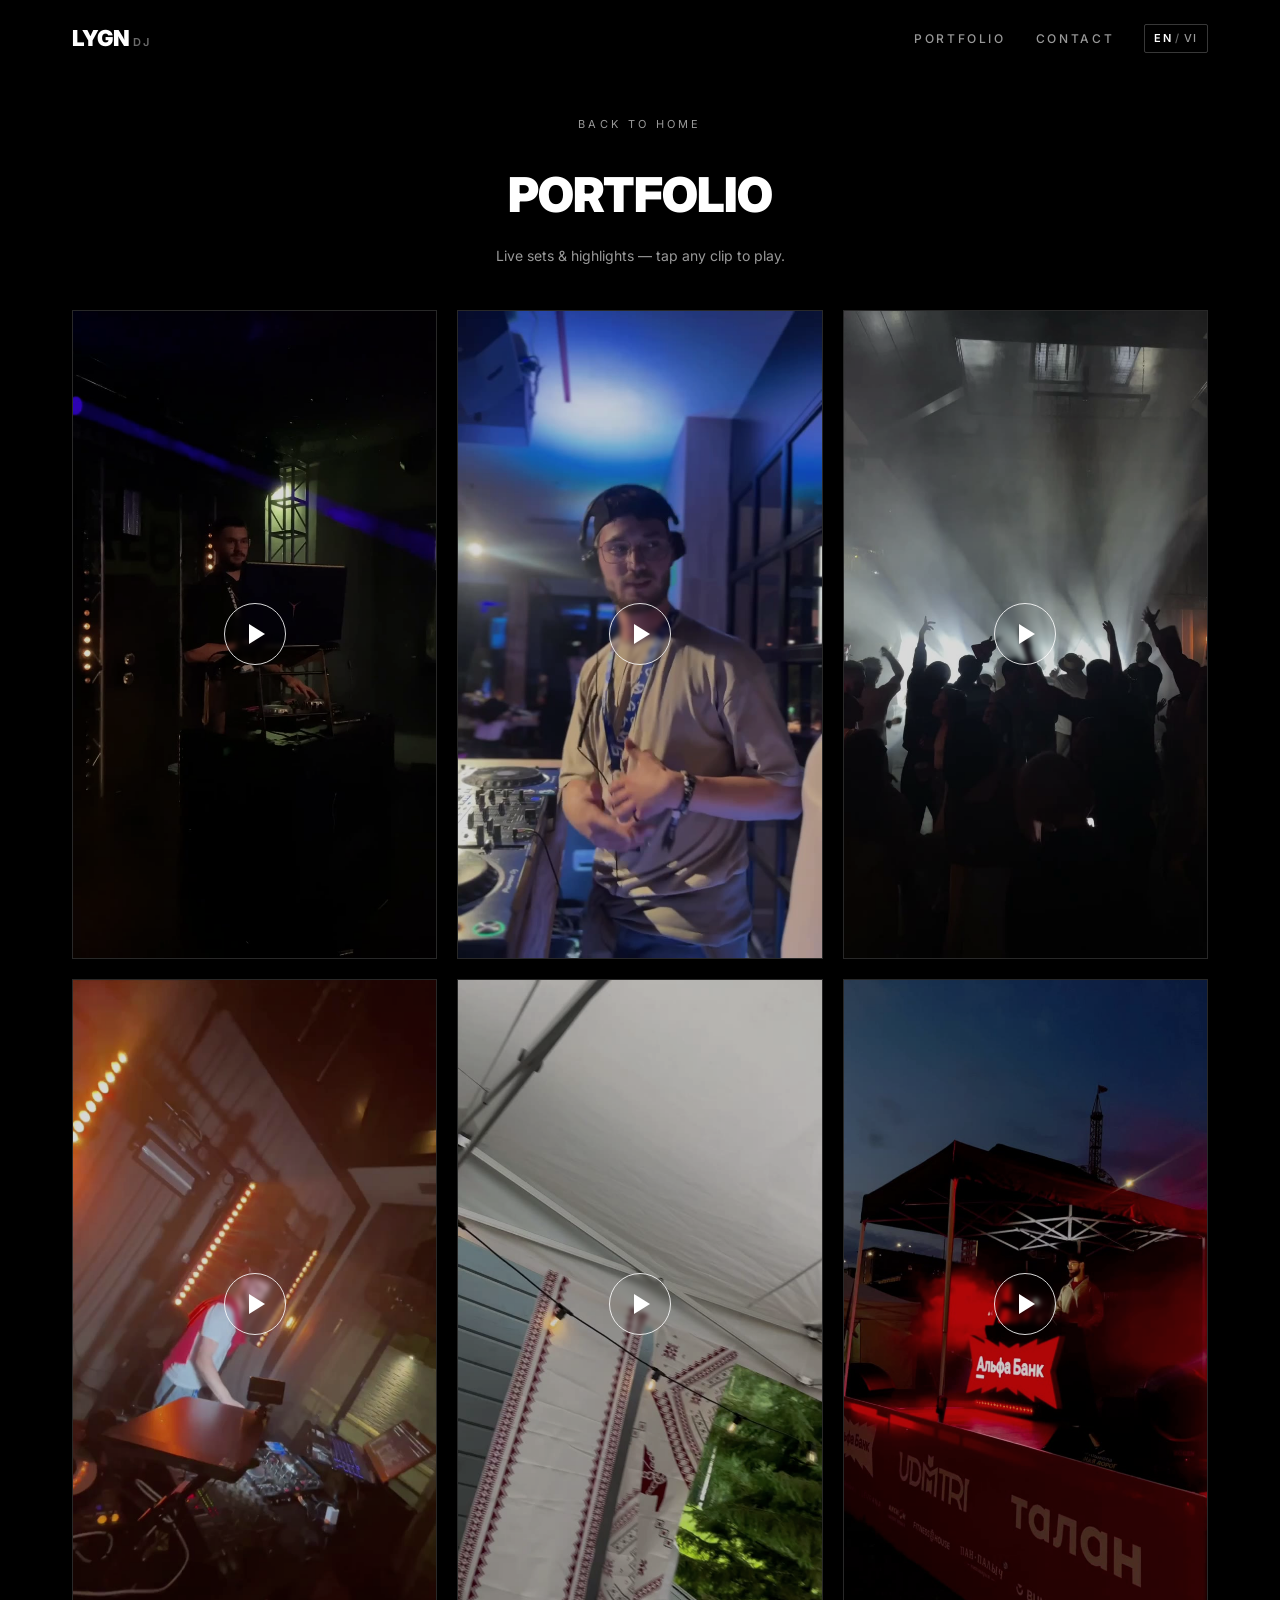
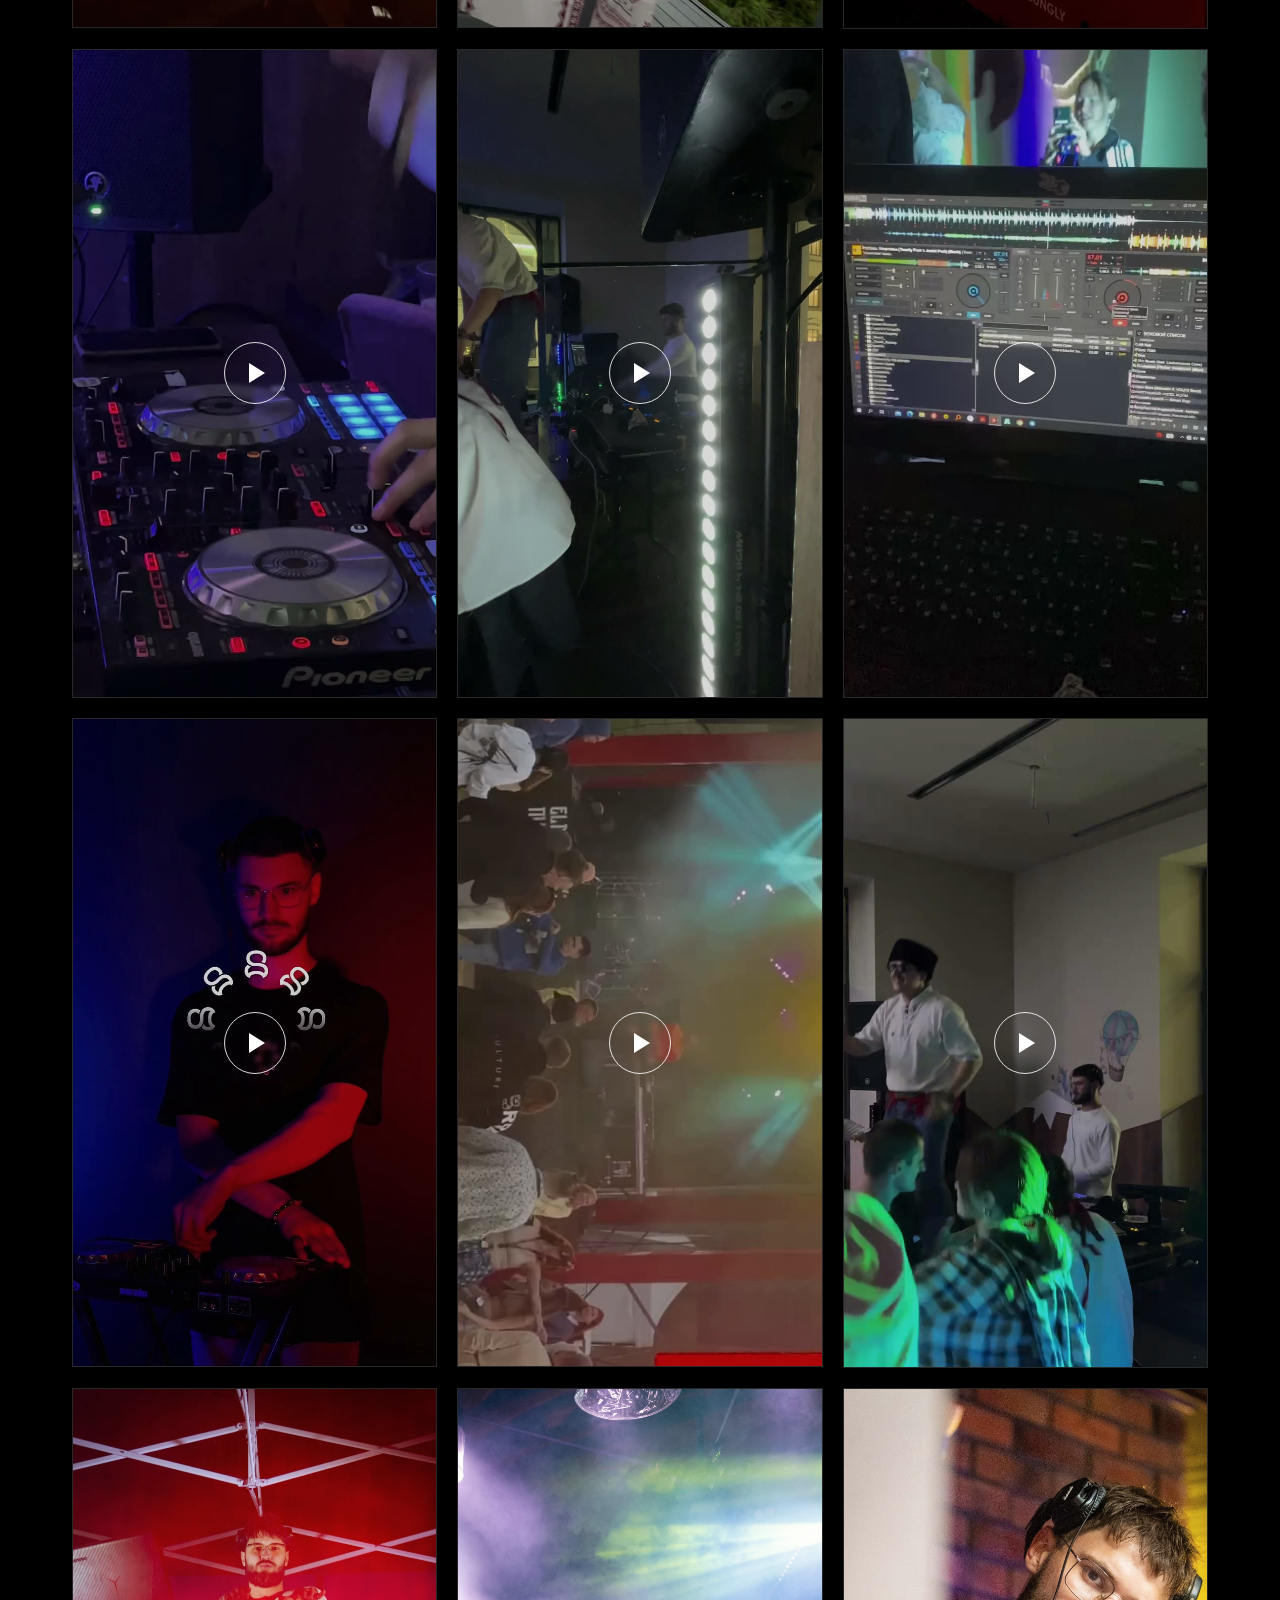
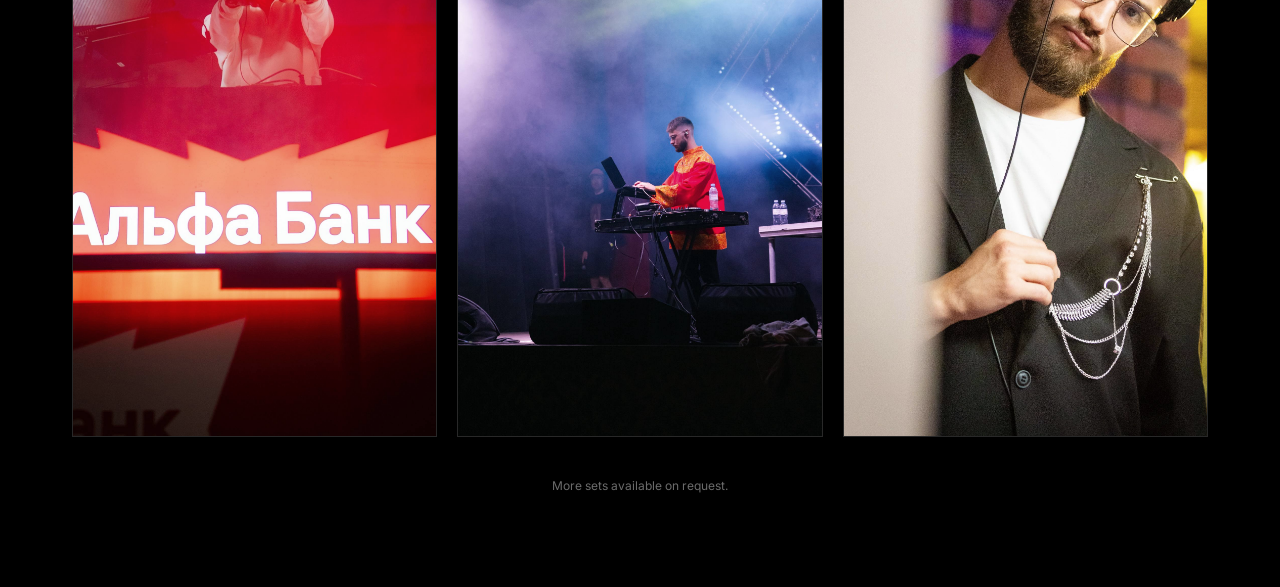
<file: portfolio.html>
<!doctype html>
<html lang="en">
  <head>
    <meta charset="UTF-8" />
    <meta name="viewport" content="width=device-width, initial-scale=1.0, viewport-fit=cover" />
    <meta name="theme-color" content="#000000" />
    <meta name="description" content="DJ LYGN — video portfolio. Live sets & highlights from festivals, clubs and bars." />
    <link rel="icon" type="image/svg+xml" href="favicon.svg" />
    <link rel="preconnect" href="https://fonts.googleapis.com" />
    <link rel="preconnect" href="https://fonts.gstatic.com" crossorigin />
    <link
      href="https://fonts.googleapis.com/css2?family=Inter:wght@400;500;600;800;900&family=JetBrains+Mono:wght@400;500&display=swap"
      rel="stylesheet"
    />
    <link rel="stylesheet" href="assets/css/styles.css" />
    <title>Portfolio — LYGN</title>
  </head>
  <body>
    <header class="nav">
      <a href="index.html#top" class="nav__logo" aria-label="LYGN home">LYGN<span>DJ</span></a>
      <nav class="nav__links">
        <a href="index.html#portfolio" data-i18n="nav.projects">Portfolio</a>
        <a href="index.html#contact" data-i18n="nav.contact">Contact</a>
        <button class="lang" id="langToggle" type="button" aria-label="Switch language">
          <span data-lang="en">EN</span><span class="lang__sep">/</span><span data-lang="vi">VI</span>
        </button>
      </nav>
    </header>

    <main class="page">
      <div class="page__head">
        <a class="page__back" href="index.html" data-i18n="page.back">Back to home</a>
        <h1 class="section__title" data-i18n="page.title">PORTFOLIO</h1>
        <p class="page__sub" data-i18n="page.sub">Live sets &amp; highlights — tap any clip to play.</p>
      </div>

      <div class="videos" id="videoGrid"></div>
      <p class="folio__hint" data-i18n="page.hint">More sets available on request.</p>
    </main>

    <!-- Lightbox player -->
    <div class="lightbox" id="lightbox" role="dialog" aria-modal="true">
      <button class="lightbox__close" id="lightboxClose" aria-label="Close"></button>
      <div class="lightbox__stage" id="lightboxStage">
        <video
          id="lightboxVideo"
          playsinline
          webkit-playsinline="true"
          disablePictureInPicture
          disableRemotePlayback
          preload="metadata"
        ></video>
        <div class="lightbox__hint" id="lightboxHint" aria-hidden="true"><span></span></div>
      </div>
    </div>

    <script src="assets/js/i18n.js"></script>
    <script src="assets/js/main.js"></script>
    <script src="assets/js/portfolio.js"></script>
  </body>
</html>
</file>
<file: assets/css/styles.css>
:root {
  --bg: #000000;
  --fg: #ffffff;
  --muted: rgba(255, 255, 255, 0.6);
  --muted-2: rgba(255, 255, 255, 0.42);
  --line: rgba(255, 255, 255, 0.12);
  --line-2: rgba(255, 255, 255, 0.22);
  --card: rgba(255, 255, 255, 0.03);
  --card-hover: rgba(255, 255, 255, 0.06);
  --maxw: 1200px;
  --font: "Inter", "Helvetica Neue", Arial, sans-serif;
  --mono: "JetBrains Mono", ui-monospace, SFMono-Regular, Consolas, monospace;
}

* { box-sizing: border-box; }

html {
  scroll-behavior: smooth;
  -webkit-text-size-adjust: 100%;
}

body {
  margin: 0;
  background: var(--bg);
  color: var(--fg);
  font-family: var(--font);
  line-height: 1.5;
  -webkit-font-smoothing: antialiased;
  text-rendering: optimizeLegibility;
  overflow-x: hidden;
}

img { max-width: 100%; display: block; }
a { color: inherit; text-decoration: none; }

/* ---------- NAV ---------- */
.nav {
  position: fixed;
  inset: 0 0 auto 0;
  z-index: 50;
  display: flex;
  align-items: center;
  justify-content: space-between;
  padding: 18px 20px;
  max-width: var(--maxw);
  margin: 0 auto;
}
.nav__logo {
  font-weight: 900;
  font-size: 20px;
  letter-spacing: -0.02em;
}
.nav__logo span {
  font-size: 0.5em;
  font-weight: 600;
  letter-spacing: 0.12em;
  vertical-align: baseline;
  margin-left: 4px;
  color: var(--muted-2);
}
.nav__links {
  display: flex;
  align-items: center;
  gap: 22px;
  font-size: 11px;
  font-weight: 500;
  text-transform: uppercase;
  letter-spacing: 0.22em;
  color: var(--muted);
}
.nav__links a { transition: color 0.2s; }
.nav__links a:hover { color: var(--fg); }

.lang {
  background: none;
  border: 1px solid var(--line-2);
  color: var(--muted);
  font: inherit;
  font-size: 11px;
  letter-spacing: 0.14em;
  padding: 5px 9px;
  cursor: pointer;
  border-radius: 2px;
  transition: color 0.2s, border-color 0.2s;
}
.lang:hover { color: var(--fg); border-color: var(--fg); }
.lang__sep { margin: 0 3px; color: var(--muted-2); }
.lang [data-lang].is-active { color: var(--fg); font-weight: 600; }

/* ---------- HERO ---------- */
.hero {
  position: relative;
  min-height: 560px;
  height: 100svh;
  display: flex;
  flex-direction: column;
  overflow: hidden;
  background: #000;
}
.hero__canvas { position: absolute; inset: 0; z-index: 0; }
.hero__canvas canvas { display: block; width: 100% !important; height: 100% !important; }
.hero__veil {
  position: absolute;
  inset: 0;
  z-index: 1;
  pointer-events: none;
  background: linear-gradient(to top, #000 0%, rgba(0, 0, 0, 0.6) 45%, rgba(0, 0, 0, 0.2) 100%);
}
.hero__copy {
  position: relative;
  z-index: 2;
  flex: 1;
  display: flex;
  flex-direction: column;
  align-items: center;
  justify-content: center;
  text-align: center;
  padding: 0 24px;
}
.hero__pre {
  margin: 0;
  font-size: 11px;
  font-weight: 500;
  text-transform: uppercase;
  letter-spacing: 0.5em;
  color: var(--muted-2);
  animation: fadeIn 1.4s ease-out both;
}
.hero__title {
  margin: 14px 0 0;
  font-size: clamp(4.5rem, 19vw, 11rem);
  font-weight: 900;
  line-height: 0.9;
  letter-spacing: -0.02em;
  animation: fadeIn 1.6s ease-out both;
}
.hero__sub {
  margin: 14px 0 0;
  font-size: clamp(12px, 3.4vw, 15px);
  font-weight: 500;
  text-transform: uppercase;
  letter-spacing: 0.42em;
  color: var(--muted);
  animation: fadeIn 1.8s ease-out both;
}

/* marquee */
.marquee {
  position: relative;
  z-index: 2;
  overflow: hidden;
  border-top: 1px solid var(--line);
  border-bottom: 1px solid var(--line);
  padding: 12px 0;
  white-space: nowrap;
}
.marquee__track {
  display: inline-flex;
  gap: 34px;
  padding-left: 34px;
  animation: marquee 28s linear infinite;
  will-change: transform;
}
.marquee__track span {
  font-size: 11px;
  font-weight: 500;
  text-transform: uppercase;
  letter-spacing: 0.3em;
  color: var(--muted-2);
}

.hero__foot {
  position: relative;
  z-index: 2;
  display: flex;
  align-items: center;
  justify-content: space-between;
  padding: 18px 20px;
}
.socials { display: flex; align-items: center; gap: 16px; }
.socials a { color: rgba(255, 255, 255, 0.55); transition: color 0.2s; display: inline-flex; }
.socials a:hover { color: var(--fg); }
.socials svg { width: 20px; height: 20px; }
.hero__scroll {
  font-size: 10px;
  text-transform: uppercase;
  letter-spacing: 0.35em;
  color: var(--muted-2);
  transition: color 0.2s;
}
.hero__scroll:hover { color: var(--fg); }

/* ---------- SECTIONS ---------- */
.section__title {
  margin: 0;
  font-size: clamp(1.9rem, 6vw, 3rem);
  font-weight: 900;
  letter-spacing: -0.02em;
}
.section__lead {
  margin: 18px 0 0;
  max-width: 38rem;
  font-size: 15px;
  line-height: 1.7;
  color: var(--muted);
}

/* PORTFOLIO teaser */
.folio {
  padding: 80px 20px;
  max-width: var(--maxw);
  margin: 0 auto;
}
/* Mobile: photo row and video carousel are sized identically — same overlapping
   "normal / bigger center / normal" composition, same card footprint (44vw,
   capped at 200px, 9:16 / 9:20 aspect ratios). The desktop media query below
   swaps the photo row back to the original plain 3-column grid. */
.folio__grid {
  position: relative;
  height: 92vw;
  max-height: 420px;
  margin: 4px -20px 28px;
}
.folio__img {
  position: absolute;
  top: 50%;
  left: 50%;
  width: 44vw;
  max-width: 200px;
  height: auto;
  aspect-ratio: 9 / 16;
  object-fit: cover;
  object-position: center;
  filter: grayscale(1);
  transition: filter 0.6s ease;
}
.folio__img:hover { filter: grayscale(0); }
/* Position each slot (left/center/right) and keep each DJ's face centred in the crop */
.folio__grid .folio__img:nth-child(1) { transform: translate(-50%, -50%) translateX(-38vw) scale(0.82); z-index: 4; object-position: 50% 8%; }
.folio__grid .folio__img:nth-child(2) { transform: translate(-50%, -50%) scale(1.18); z-index: 5; object-position: 60% 52%; }
.folio__grid .folio__img:nth-child(3) { transform: translate(-50%, -50%) translateX(38vw) scale(0.82); z-index: 4; object-position: 62% 18%; }

/* Mobile: swipeable 3-video coverflow carousel below the photo row. Active
   (center) card is bigger, the two neighbors are smaller and peek from the
   sides; drag/swipe loops forever in both directions. */
.folio__carousel {
  position: relative;
  height: 92vw;
  max-height: 420px;
  margin: 0 -20px 14px;
  overflow: hidden;
  touch-action: pan-y;
  cursor: grab;
}
.folio__carousel:active { cursor: grabbing; }
.folio__track {
  position: absolute;
  inset: 0;
}
.folio__carousel .vcard {
  position: absolute;
  top: 50%;
  left: 50%;
  width: 44vw;
  max-width: 200px;
  transition: transform 0.35s cubic-bezier(0.22, 1, 0.36, 1);
  user-select: none;
  -webkit-user-drag: none;
}
.folio__carousel .vcard img { pointer-events: none; -webkit-user-drag: none; }
.folio__body {
  margin-top: 48px;
  display: flex;
  flex-direction: column;
  align-items: center;
  text-align: center;
}
.folio__body .section__lead { text-align: center; }
.folio__actions { margin-top: 30px; display: flex; flex-wrap: wrap; gap: 12px; justify-content: center; }

.btn {
  display: inline-flex;
  align-items: center;
  border: 1px solid var(--line-2);
  padding: 14px 30px;
  font-size: 11px;
  font-weight: 500;
  text-transform: uppercase;
  letter-spacing: 0.3em;
  color: rgba(255, 255, 255, 0.85);
  transition: border-color 0.2s, color 0.2s, background 0.2s;
}
.btn:hover { border-color: var(--fg); color: var(--fg); }
.btn--solid { background: var(--fg); color: #000; border-color: var(--fg); }
.btn--solid:hover { background: rgba(255, 255, 255, 0.85); color: #000; }

/* CONTACT */
.contact {
  padding: 80px 20px 40px;
  max-width: var(--maxw);
  margin: 0 auto;
  display: grid;
  grid-template-columns: 1fr;
  gap: 44px;
}
.chips { margin-top: 34px; }
.chips__label {
  margin: 0 0 14px;
  font-size: 11px;
  font-weight: 500;
  text-transform: uppercase;
  letter-spacing: 0.3em;
  color: var(--muted-2);
}
.chips__list { display: flex; flex-wrap: wrap; gap: 8px; }
.chip {
  border: 1px solid var(--line);
  padding: 7px 12px;
  font-size: 11px;
  font-weight: 500;
  text-transform: uppercase;
  letter-spacing: 0.14em;
  color: rgba(255, 255, 255, 0.65);
}

.contact__right { display: flex; flex-direction: column; gap: 12px; justify-content: center; }
.channel {
  display: flex;
  align-items: center;
  gap: 16px;
  border: 1px solid var(--line);
  background: var(--card);
  padding: 18px 20px;
  transition: border-color 0.2s, background 0.2s;
}
.channel:hover { border-color: var(--line-2); background: var(--card-hover); }
.channel svg { width: 24px; height: 24px; flex: none; color: rgba(255, 255, 255, 0.72); transition: color 0.2s; }
.channel:hover svg { color: var(--fg); }
.channel__text { display: flex; flex-direction: column; min-width: 0; }
.channel__label {
  display: block;
  font-size: 10px;
  font-weight: 500;
  text-transform: uppercase;
  letter-spacing: 0.3em;
  color: var(--muted-2);
}
.channel__handle { display: block; margin-top: 4px; font-size: 16px; font-weight: 600; }
.channel__arrow { margin-left: auto; color: var(--muted-2); transition: color 0.2s; }
.channel:hover .channel__arrow { color: var(--fg); }

.footer {
  max-width: var(--maxw);
  margin: 40px auto 0;
  padding: 28px 20px 40px;
  border-top: 1px solid var(--line);
  text-align: center;
  font-size: 11px;
  text-transform: uppercase;
  letter-spacing: 0.3em;
  color: var(--muted-2);
}

/* ---------- PORTFOLIO PAGE ---------- */
.page {
  max-width: var(--maxw);
  margin: 0 auto;
  padding: 110px 20px 80px;
}
.page__head { text-align: center; margin-bottom: 44px; }
.page__back {
  display: inline-flex;
  align-items: center;
  gap: 8px;
  font-size: 11px;
  text-transform: uppercase;
  letter-spacing: 0.3em;
  color: var(--muted);
  margin-bottom: 26px;
  transition: color 0.2s;
}
.page__back:hover { color: var(--fg); }
.page__sub { margin: 14px 0 0; color: var(--muted); font-size: 14px; }

.videos {
  display: grid;
  grid-template-columns: 1fr;
  gap: 16px;
}
.vcard {
  position: relative;
  display: block;
  aspect-ratio: 9 / 16;
  overflow: hidden;
  background: #0a0a0a;
  border: 1px solid var(--line);
  cursor: pointer;
}
.vcard:focus { outline: none; }
.vcard:focus-visible { outline: 2px solid rgba(255, 255, 255, 0.75); outline-offset: 3px; }
.vcard img { width: 100%; height: 100%; object-fit: cover; filter: grayscale(0.15); transition: transform 0.5s, filter 0.5s; }
.vcard:hover img { transform: scale(1.04); filter: grayscale(0); }
.vcard__play {
  position: absolute;
  inset: 0;
  display: flex;
  align-items: center;
  justify-content: center;
  background: rgba(0, 0, 0, 0.15);
  transition: background 0.3s;
}
.vcard:hover .vcard__play { background: rgba(0, 0, 0, 0.35); }
.vcard__play span {
  width: 62px;
  height: 62px;
  border-radius: 50%;
  border: 1.5px solid rgba(255, 255, 255, 0.85);
  display: flex;
  align-items: center;
  justify-content: center;
  backdrop-filter: blur(2px);
}
.vcard__play span::after {
  content: "";
  border-left: 16px solid #fff;
  border-top: 10px solid transparent;
  border-bottom: 10px solid transparent;
  margin-left: 4px;
}

.folio__hint {
  margin-top: 40px;
  text-align: center;
  font-size: 12px;
  color: var(--muted-2);
}

/* Lightbox */
.lightbox {
  position: fixed;
  inset: 0;
  z-index: 100;
  display: none;
  align-items: center;
  justify-content: center;
  background: rgba(0, 0, 0, 0.92);
  padding: 20px;
}
.lightbox.is-open { display: flex; }
.lightbox__stage {
  position: relative;
  display: inline-flex;
  max-width: 100%;
  max-height: 100%;
  line-height: 0;
}
.lightbox__stage video {
  display: block;
  max-width: min(92vw, 520px);
  max-height: 86vh;
  width: auto;
  height: auto;
  background: #000;
  outline: none;
  cursor: pointer;
}
.lightbox__hint {
  position: absolute;
  inset: 0;
  display: flex;
  align-items: center;
  justify-content: center;
  opacity: 0;
  transition: opacity 0.25s ease;
  pointer-events: none;
}
.lightbox__stage.is-paused .lightbox__hint { opacity: 1; }
.lightbox__hint span {
  width: 62px;
  height: 62px;
  border-radius: 50%;
  border: 1.5px solid rgba(255, 255, 255, 0.85);
  display: flex;
  align-items: center;
  justify-content: center;
  background: rgba(0, 0, 0, 0.35);
  backdrop-filter: blur(2px);
}
.lightbox__hint span::after {
  content: "";
  border-left: 16px solid #fff;
  border-top: 10px solid transparent;
  border-bottom: 10px solid transparent;
  margin-left: 4px;
}
.lightbox__close {
  position: absolute;
  top: 18px;
  right: 20px;
  z-index: 1;
  width: 44px;
  height: 44px;
  padding: 0;
  border: 1px solid var(--line-2);
  background: rgba(0, 0, 0, 0.4);
  cursor: pointer;
  border-radius: 50%;
  transition: border-color 0.2s, background 0.2s;
}
.lightbox__close:hover { border-color: #fff; background: rgba(255, 255, 255, 0.08); }
/* Drawn with two bars instead of an "×" glyph so it lands dead-center on every device/font. */
.lightbox__close::before,
.lightbox__close::after {
  content: "";
  position: absolute;
  top: 50%;
  left: 50%;
  width: 16px;
  height: 2px;
  background: #fff;
  transform-origin: center;
}
.lightbox__close::before { transform: translate(-50%, -50%) rotate(45deg); }
.lightbox__close::after { transform: translate(-50%, -50%) rotate(-45deg); }

/* ---------- ANIMATIONS ---------- */
@keyframes fadeIn {
  from { opacity: 0; transform: translateY(18px); }
  to { opacity: 1; transform: translateY(0); }
}
@keyframes marquee {
  from { transform: translateX(0); }
  to { transform: translateX(-50%); }
}

/* ---------- RESPONSIVE ---------- */
@media (min-width: 640px) {
  .nav { padding: 22px 32px; }
  .nav__logo { font-size: 22px; }
  .nav__links { gap: 30px; font-size: 12px; }
  .folio, .contact, .footer, .page { padding-left: 32px; padding-right: 32px; }
  .folio { padding-top: 110px; padding-bottom: 110px; }
  .folio__grid {
    position: static;
    height: auto;
    max-height: none;
    margin: 0;
    display: grid;
    grid-template-columns: repeat(3, 1fr);
    gap: 20px;
    align-items: center;
  }
  .folio__carousel { display: none; }
  .folio__img { position: static; width: 100%; max-width: none; height: 300px; aspect-ratio: auto; transform: none; z-index: auto; }
  .folio__grid .folio__img:nth-child(1),
  .folio__grid .folio__img:nth-child(2),
  .folio__grid .folio__img:nth-child(3) { transform: none; z-index: auto; aspect-ratio: auto; }
  .folio__img--tall { height: 400px; margin-top: -34px; }
  .contact { padding-top: 110px; }
  .videos { grid-template-columns: repeat(2, 1fr); gap: 20px; }
}

@media (min-width: 980px) {
  .contact { grid-template-columns: 1fr 1fr; gap: 80px; }
  .videos { grid-template-columns: repeat(3, 1fr); }
}

@media (prefers-reduced-motion: reduce) {
  html { scroll-behavior: auto; }
  .marquee__track { animation: none; }
  .hero__pre, .hero__title, .hero__sub { animation: none; }
}
</file>
